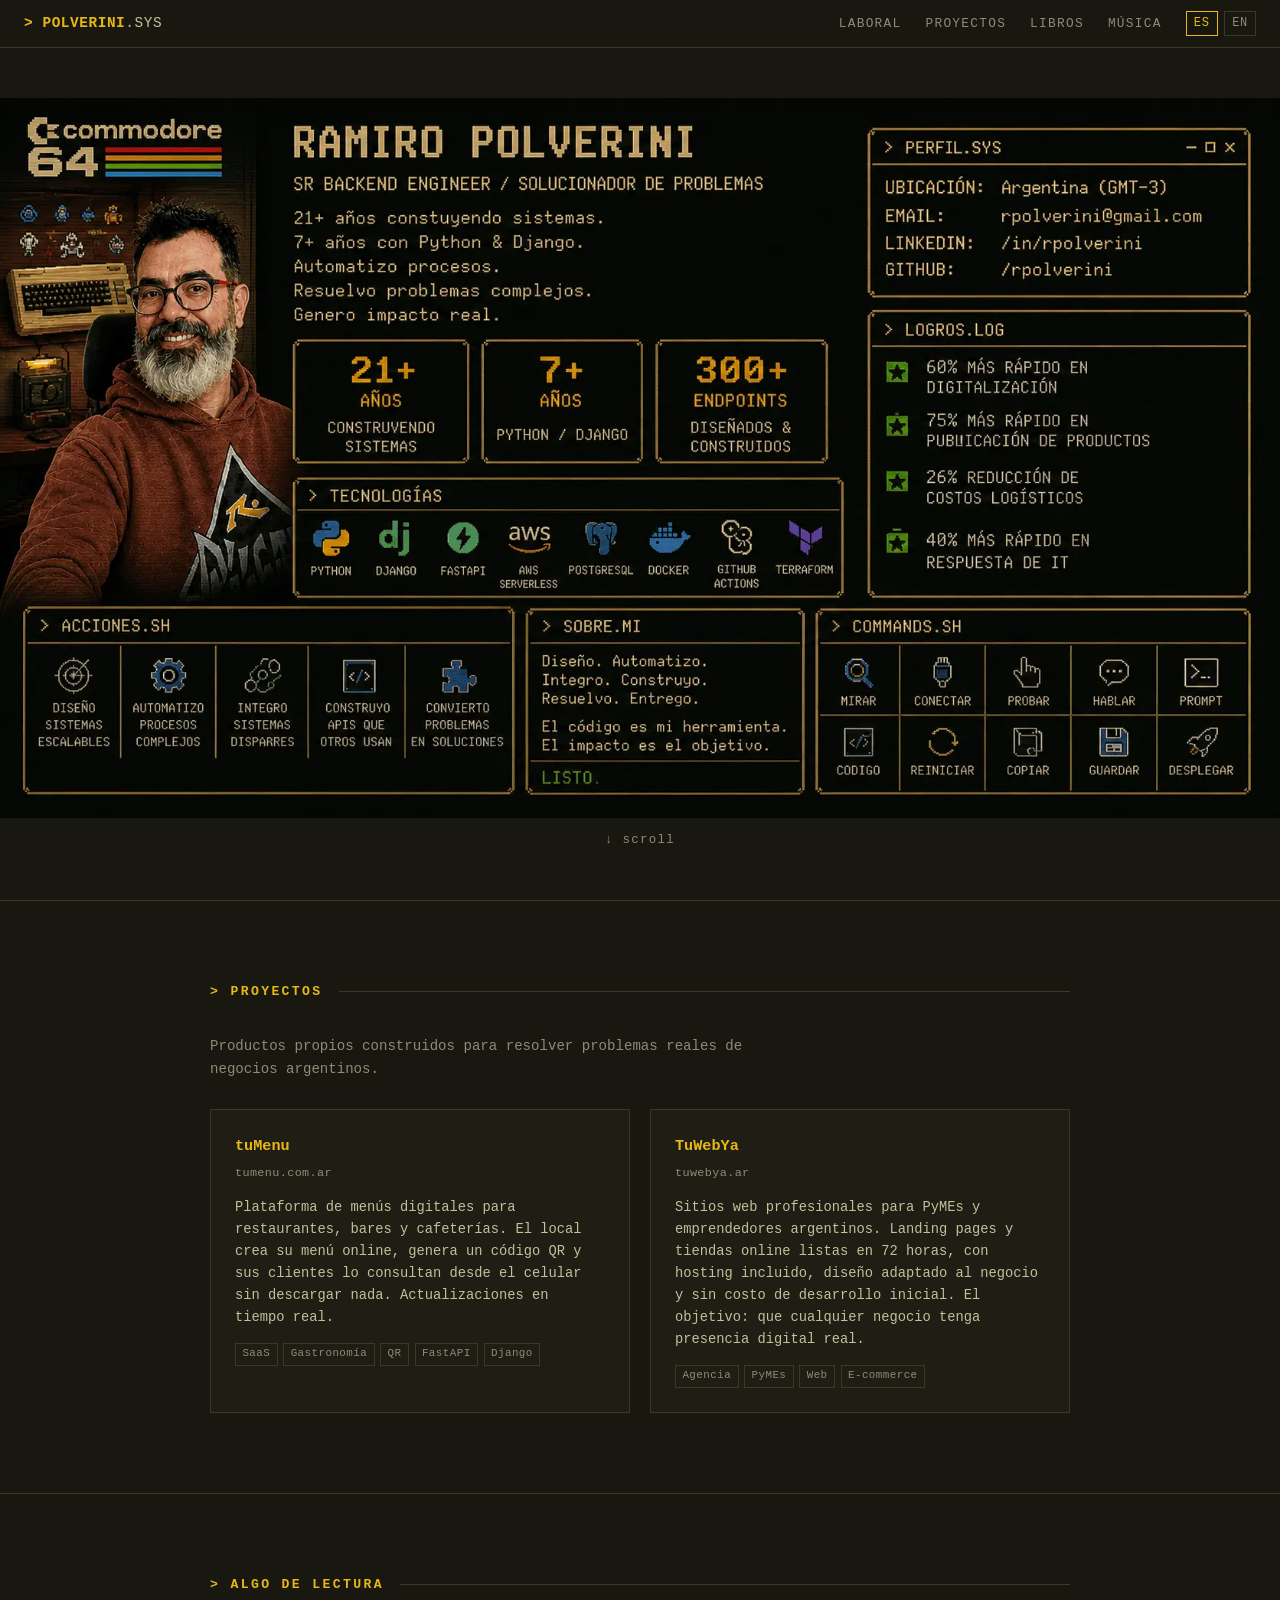
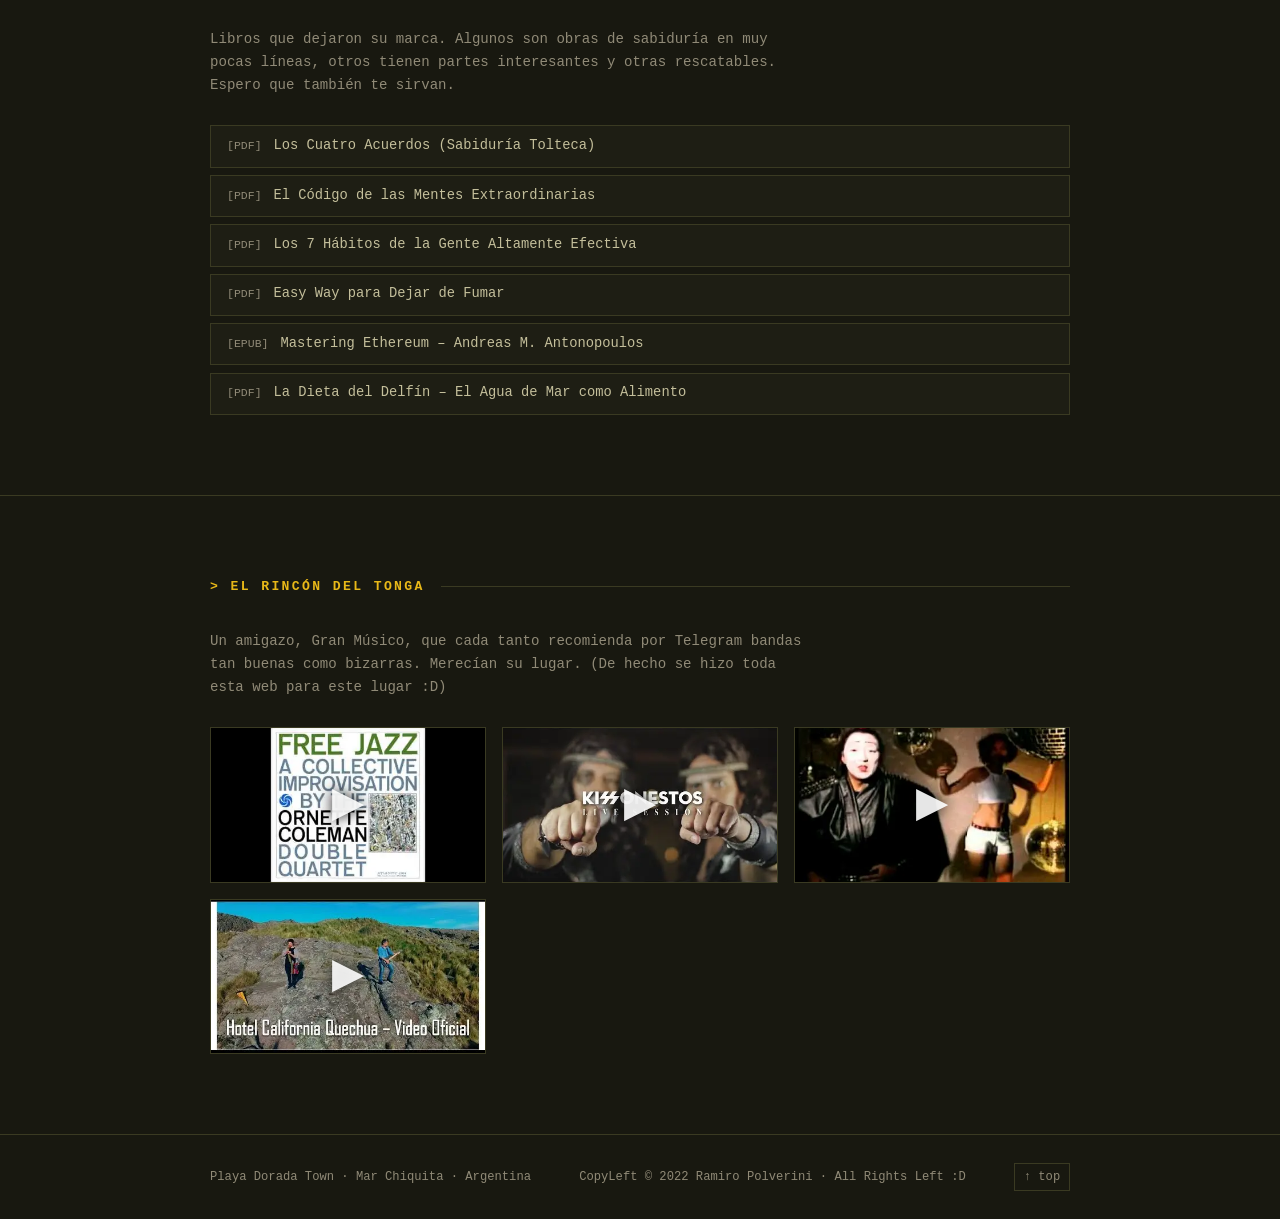
<file: index.html>
<!doctype html>
<html lang="es">
<head>
  <meta charset="utf-8">
  <meta name="viewport" content="width=device-width, initial-scale=1">
  <title>Ramiro Polverini – SR Backend Engineer</title>
  <meta name="description" content="Portfolio personal de Ramiro Polverini – SR Backend Engineer, Solucionador de Problemas. Playa Dorada, Mar Chiquita, Argentina.">

  <!-- Preload LCP image with responsive srcset -->
  <link rel="preload" as="image"
    imagesrcset="images/graphic_cv/GraphicCV.legacy.Spanish-840w.webp 840w,
                 images/graphic_cv/GraphicCV.legacy.Spanish.webp 1672w"
    imagesizes="100vw"
    fetchpriority="high">

  <style>
/* ── RESET ──────────────────────────────────────── */
*,*::before,*::after{box-sizing:border-box;margin:0;padding:0}
/* ── TOKENS ─────────────────────────────────────── */
:root{
  --bg:#181810;--surface:#1e1e14;--border:#3a3a22;
  --text:#c4bf9b;--muted:#908a77;--accent:#e8b818;
  --green:#5ab85a;--nav-h:48px
}
/* ── BASE ────────────────────────────────────────── */
html{scroll-behavior:smooth}
body{background:var(--bg);color:var(--text);font-family:'Courier New',Courier,monospace;font-size:16px;line-height:1.65}
a{color:var(--accent);text-decoration:none}
a:hover{color:#f5d050}
/* ── NAVBAR ──────────────────────────────────────── */
.nav{position:fixed;top:0;left:0;right:0;z-index:50;height:var(--nav-h);background:var(--bg);border-bottom:1px solid var(--border);display:flex;align-items:center;padding:0 1.5rem;gap:1.5rem}
.nav-brand{color:var(--accent);font-weight:bold;font-size:.9rem;letter-spacing:.04em;flex-shrink:0}
.nav-brand span{color:var(--text);font-weight:normal}
.nav-end{margin-left:auto;display:flex;align-items:center;gap:1.5rem}
.nav-links{display:flex;align-items:center;gap:1.5rem;list-style:none}
.nav-links a{color:var(--muted);font-size:.8rem;letter-spacing:.1em;text-transform:uppercase;transition:color .15s}
.nav-links a:hover{color:var(--accent)}
.nav-lang{display:flex;gap:.4rem}
.nav-lang a{font-size:.75rem;color:var(--muted);border:1px solid var(--border);padding:.1rem .45rem;letter-spacing:.05em;transition:color .15s,border-color .15s}
.nav-lang a:hover,.nav-lang a[aria-current]{color:var(--accent);border-color:var(--accent)}
.nav-toggle{display:none;background:none;border:1px solid var(--border);color:var(--accent);padding:.2rem .55rem;font-size:1.1rem;cursor:pointer;font-family:inherit;line-height:1;transition:border-color .15s}
.nav-toggle:hover{border-color:var(--accent)}
/* ── HERO ────────────────────────────────────────── */
#laboral{padding-top:var(--nav-h);min-height:100vh;display:flex;flex-direction:column;align-items:center;justify-content:center;background:var(--bg)}
.cv-wrap{position:relative;width:100%;max-width:1672px;margin:0 auto}
.cv-wrap img{display:block;width:100%;height:auto}
.cv-link{position:absolute;display:block;cursor:pointer;border-radius:2px;transition:background .15s,outline .15s}
.cv-link:hover{background:rgba(232,184,24,.10);outline:1px solid rgba(232,184,24,.30)}
.scroll-hint{margin-top:.75rem;color:var(--muted);font-size:.78rem;letter-spacing:.1em;animation:bob 1.8s ease-in-out infinite;user-select:none}
@keyframes bob{0%,100%{transform:translateY(0)}50%{transform:translateY(5px)}}
/* ── SECTIONS ────────────────────────────────────── */
.section{padding:5rem 1.5rem;border-top:1px solid var(--border)}
.section-inner{max-width:860px;margin:0 auto}
.section-heading{display:flex;align-items:center;gap:1rem;margin-bottom:2rem}
.section-heading h2{color:var(--accent);font-size:.82rem;letter-spacing:.18em;text-transform:uppercase;white-space:nowrap}
.section-heading h2::before{content:'> '}
.section-heading::after{content:'';flex:1;height:1px;background:var(--border)}
.section-desc{color:var(--muted);font-size:.88rem;margin-bottom:1.75rem;max-width:600px}
/* ── LIBROS ──────────────────────────────────────── */
.book-list{display:flex;flex-direction:column;gap:.45rem}
.book-item{display:flex;align-items:baseline;gap:.75rem;padding:.55rem 1rem;border:1px solid var(--border);background:var(--surface);color:var(--text);font-size:.86rem;transition:border-color .15s,color .15s,background .15s}
.book-item::before{content:'[PDF]';color:var(--muted);font-size:.72rem;flex-shrink:0}
.book-item.epub::before{content:'[EPUB]'}
.book-item:hover{color:var(--accent);border-color:var(--accent);background:#22221a}
/* ── MUSICA ──────────────────────────────────────── */
.yt-grid{display:grid;grid-template-columns:repeat(auto-fill,minmax(260px,1fr));gap:1rem}
.yt-card{position:relative;display:block;border:1px solid var(--border);overflow:hidden;aspect-ratio:16/9;background:var(--surface);transition:border-color .15s}
.yt-card:hover{border-color:var(--accent)}
.yt-card img{width:100%;height:100%;object-fit:cover;display:block;transition:opacity .2s}
.yt-card:hover img{opacity:.72}
.yt-play{position:absolute;inset:0;display:flex;align-items:center;justify-content:center;font-size:2.6rem;color:rgba(255,255,255,.9);text-shadow:0 0 14px rgba(0,0,0,.85);pointer-events:none;transition:transform .2s}
.yt-card:hover .yt-play{transform:scale(1.15)}
/* ── FOOTER ──────────────────────────────────────── */
.site-footer{border-top:1px solid var(--border);padding:1.75rem 1.5rem;font-size:.76rem;color:var(--muted)}
.footer-inner{max-width:860px;margin:0 auto;display:flex;justify-content:space-between;align-items:center;flex-wrap:wrap;gap:.75rem}
.footer-inner a{color:var(--muted)}
.footer-inner a:hover{color:var(--accent)}
.back-top{border:1px solid var(--border);padding:.2rem .55rem;transition:color .15s,border-color .15s}
.back-top:hover{color:var(--accent)!important;border-color:var(--accent)}
/* ── PROYECTOS ───────────────────────────────────── */
.projects-grid{display:grid;grid-template-columns:repeat(auto-fill,minmax(280px,1fr));gap:1.25rem}
.project-card{border:1px solid var(--border);background:var(--surface);padding:1.5rem;transition:border-color .15s,background .15s}
.project-card:hover{border-color:var(--accent);background:#22221a}
.project-name{color:var(--accent);font-size:.95rem;font-weight:bold;margin-bottom:.3rem}
.project-url{font-size:.74rem;color:var(--muted);display:block;margin-bottom:.85rem;letter-spacing:.03em}
.project-url:hover{color:var(--accent)}
.project-desc{font-size:.86rem;color:var(--text);line-height:1.6}
.project-tags{margin-top:.85rem;display:flex;flex-wrap:wrap;gap:.35rem}
.project-tag{font-size:.68rem;color:var(--muted);border:1px solid var(--border);padding:.1rem .4rem;letter-spacing:.04em}
/* ── RESPONSIVE ──────────────────────────────────── */
@media(max-width:700px){
  .nav-toggle{display:block}
  .nav-end{display:none;flex-direction:column;align-items:flex-start;position:absolute;top:var(--nav-h);left:0;right:0;background:var(--bg);border-bottom:1px solid var(--border);padding:1rem 1.5rem;gap:1rem}
  .nav-end.open{display:flex}
  .nav-links{flex-direction:column;align-items:flex-start;gap:.8rem}
  .section{padding:3rem 1rem}
  .yt-grid{grid-template-columns:1fr}
}
  </style>
</head>
<body>

  <nav class="nav" id="top">
    <a href="#laboral" class="nav-brand">&gt;&nbsp;POLVERINI<span>.SYS</span></a>
    <button class="nav-toggle" id="nav-toggle" aria-label="Menú" aria-expanded="false">&#9776;</button>
    <div class="nav-end" id="nav-end">
      <ul class="nav-links">
        <li><a href="#laboral">Laboral</a></li>
        <li><a href="#proyectos">Proyectos</a></li>
        <li><a href="#libros">Libros</a></li>
        <li><a href="#musica">Música</a></li>
      </ul>
      <div class="nav-lang">
        <a href="index.html" aria-current="true">ES</a>
        <a href="en/index.html">EN</a>
      </div>
    </div>
  </nav>

  <main>

    <!-- ═══ LABORAL — CV gráfico a pantalla completa ═══ -->
    <section id="laboral">
      <div class="cv-wrap">
        <picture>
          <source type="image/webp"
            srcset="images/graphic_cv/GraphicCV.legacy.Spanish-840w.webp 840w,
                    images/graphic_cv/GraphicCV.legacy.Spanish.webp 1672w"
            sizes="100vw">
          <img
            src="images/graphic_cv/GraphicCV.legacy.Spanish.png"
            alt="CV Gráfico – Ramiro Polverini, SR Backend Engineer"
            width="1672" height="941"
            fetchpriority="high">
        </picture>
        <!--
          Hotspots PERFIL.SYS (esquina sup-der, imagen 1672×941).
          LinkedIn: y=155-198px (16.5%-21.0%), GitHub: y=198-243px (21.0%-25.8%)
        -->
        <a class="cv-link"
           href="https://www.linkedin.com/in/rpolverini/"
           target="_blank" rel="noopener"
           aria-label="LinkedIn – Ramiro Polverini"
           style="top:16%;left:67%;width:30%;height:6%"></a>
        <a class="cv-link"
           href="https://github.com/rpolverini"
           target="_blank" rel="noopener"
           aria-label="GitHub – rpolverini"
           style="top:21%;left:67%;width:30%;height:6%"></a>
      </div>
      <p class="scroll-hint">&#x2193;&nbsp;scroll</p>
    </section>

    <!-- ═══ PROYECTOS ═══ -->
    <section id="proyectos" class="section">
      <div class="section-inner">
        <div class="section-heading"><h2>Proyectos</h2></div>
        <p class="section-desc">
          Productos propios construidos para resolver problemas reales de negocios argentinos.
        </p>
        <div class="projects-grid">

          <div class="project-card">
            <p class="project-name">tuMenu</p>
            <a class="project-url" href="https://tumenu.com.ar" target="_blank" rel="noopener">tumenu.com.ar</a>
            <p class="project-desc">
              Plataforma de menús digitales para restaurantes, bares y cafeterías.
              El local crea su menú online, genera un código QR y sus clientes
              lo consultan desde el celular sin descargar nada. Actualizaciones
              en tiempo real.
            </p>
            <div class="project-tags">
              <span class="project-tag">SaaS</span>
              <span class="project-tag">Gastronomía</span>
              <span class="project-tag">QR</span>
              <span class="project-tag">FastAPI</span>
              <span class="project-tag">Django</span>
            </div>
          </div>

          <div class="project-card">
            <p class="project-name">TuWebYa</p>
            <a class="project-url" href="https://tuwebya.ar" target="_blank" rel="noopener">tuwebya.ar</a>
            <p class="project-desc">
              Sitios web profesionales para PyMEs y emprendedores argentinos.
              Landing pages y tiendas online listas en 72 horas, con hosting
              incluido, diseño adaptado al negocio y sin costo de desarrollo inicial.
              El objetivo: que cualquier negocio tenga presencia digital real.
            </p>
            <div class="project-tags">
              <span class="project-tag">Agencia</span>
              <span class="project-tag">PyMEs</span>
              <span class="project-tag">Web</span>
              <span class="project-tag">E-commerce</span>
            </div>
          </div>

        </div>
      </div>
    </section>

    <!-- ═══ LIBROS ═══ -->
    <section id="libros" class="section">
      <div class="section-inner">
        <div class="section-heading"><h2>Algo de Lectura</h2></div>
        <p class="section-desc">
          Libros que dejaron su marca. Algunos son obras de sabiduría en muy pocas líneas,
          otros tienen partes interesantes y otras rescatables. Espero que también te sirvan.
        </p>
        <div class="book-list">
          <a class="book-item" href="libros/los-4acuerdos.pdf">Los Cuatro Acuerdos (Sabiduría Tolteca)</a>
          <a class="book-item" href="libros/El_codigo.pdf">El Código de las Mentes Extraordinarias</a>
          <a class="book-item" href="libros/Los_7_Habitos.pdf">Los 7 Hábitos de la Gente Altamente Efectiva</a>
          <a class="book-item" href="libros/Es_facil_dejar_de_fumar.pdf">Easy Way para Dejar de Fumar</a>
          <a class="book-item epub" href="libros/Mastering_Ethereum.epub">Mastering Ethereum – Andreas M. Antonopoulos</a>
          <a class="book-item" href="libros/la_dieta_del_delfin.pdf">La Dieta del Delfín – El Agua de Mar como Alimento</a>
        </div>
      </div>
    </section>

    <!-- ═══ MUSICA ═══ -->
    <section id="musica" class="section">
      <div class="section-inner">
        <div class="section-heading"><h2>El Rincón del Tonga</h2></div>
        <p class="section-desc">
          Un amigazo, Gran Músico, que cada tanto recomienda por Telegram bandas tan buenas
          como bizarras. Merecían su lugar. (De hecho se hizo toda esta web para este lugar :D)
        </p>
        <div class="yt-grid">
          <a class="yt-card" href="https://www.youtube.com/watch?v=iPDzlSda8P8"
             target="_blank" rel="noopener" aria-label="Ver en YouTube: Ornette Coleman – Free Jazz">
            <picture>
              <source srcset="images/yt/iPDzlSda8P8.webp" type="image/webp">
              <img src="images/yt/iPDzlSda8P8.jpg" alt="Ornette Coleman – Free Jazz" width="480" height="360" loading="lazy">
            </picture>
            <span class="yt-play" aria-hidden="true">&#9654;</span>
          </a>
          <a class="yt-card" href="https://www.youtube.com/watch?v=MuTVmB80Cak"
             target="_blank" rel="noopener" aria-label="Ver en YouTube: Kissonestos – Live Session">
            <picture>
              <source srcset="images/yt/MuTVmB80Cak.webp" type="image/webp">
              <img src="images/yt/MuTVmB80Cak.jpg" alt="Kissonestos – Live Session" width="480" height="360" loading="lazy">
            </picture>
            <span class="yt-play" aria-hidden="true">&#9654;</span>
          </a>
          <a class="yt-card" href="https://www.youtube.com/watch?v=lpZTxSGl_vs"
             target="_blank" rel="noopener" aria-label="Ver en YouTube: selección musical del Tonga 3">
            <picture>
              <source srcset="images/yt/lpZTxSGl_vs.webp" type="image/webp">
              <img src="images/yt/lpZTxSGl_vs.jpg" alt="Selección musical del Tonga 3" width="480" height="360" loading="lazy">
            </picture>
            <span class="yt-play" aria-hidden="true">&#9654;</span>
          </a>
          <a class="yt-card" href="https://www.youtube.com/watch?v=5fhE6Aqb_p0"
             target="_blank" rel="noopener" aria-label="Ver en YouTube: Hotel California Quechua – Video Oficial">
            <picture>
              <source srcset="images/yt/5fhE6Aqb_p0.webp" type="image/webp">
              <img src="images/yt/5fhE6Aqb_p0.jpg" alt="Hotel California Quechua – Video Oficial" width="480" height="360" loading="lazy">
            </picture>
            <span class="yt-play" aria-hidden="true">&#9654;</span>
          </a>
        </div>
      </div>
    </section>

  </main>

  <footer class="site-footer">
    <div class="footer-inner">
      <span>Playa Dorada Town &middot; Mar Chiquita &middot; Argentina</span>
      <span>CopyLeft &copy; 2022 Ramiro Polverini &middot; All Rights Left :D</span>
      <a href="#top" class="back-top">&#x2191;&nbsp;top</a>
    </div>
  </footer>

  <script>
    (function(){
      var btn=document.getElementById('nav-toggle');
      var menu=document.getElementById('nav-end');
      btn.addEventListener('click',function(){
        var open=menu.classList.toggle('open');
        btn.setAttribute('aria-expanded',open);
      });
    })();
  </script>

</body>
</html>
</file>
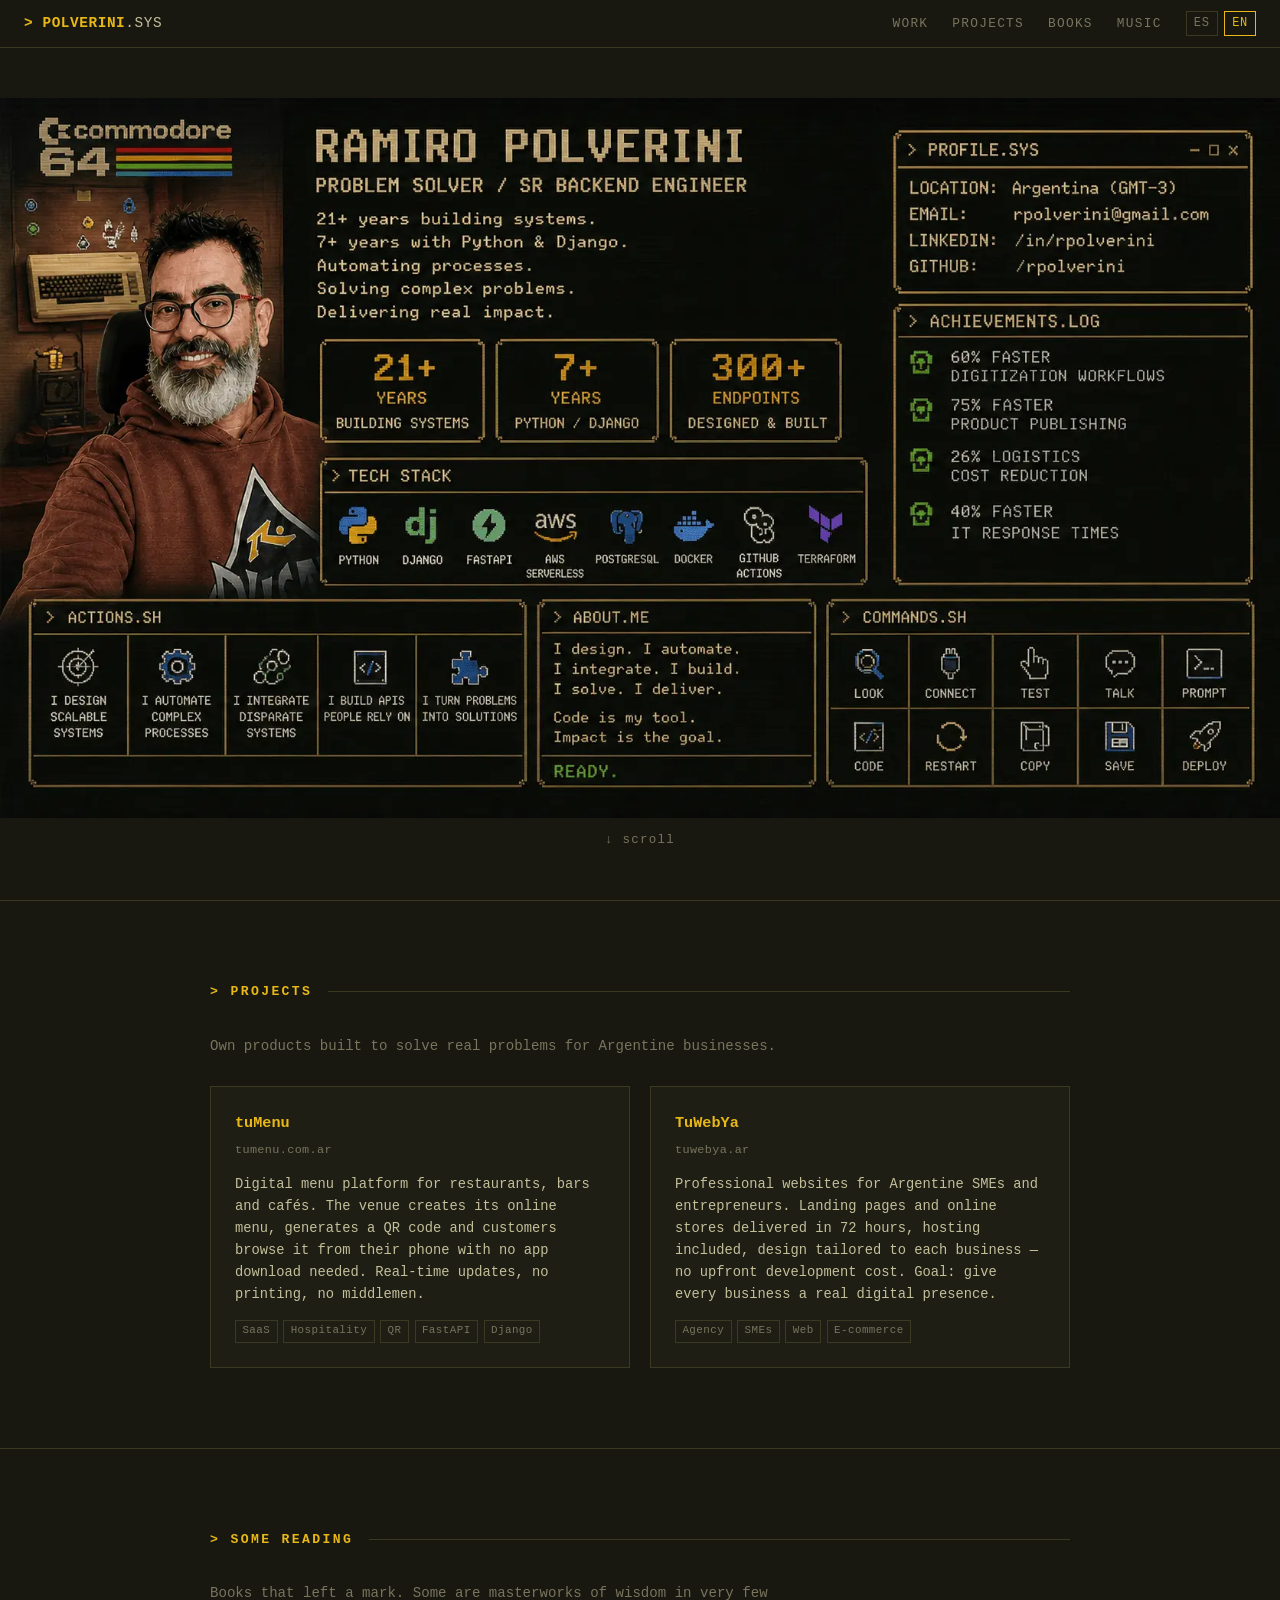
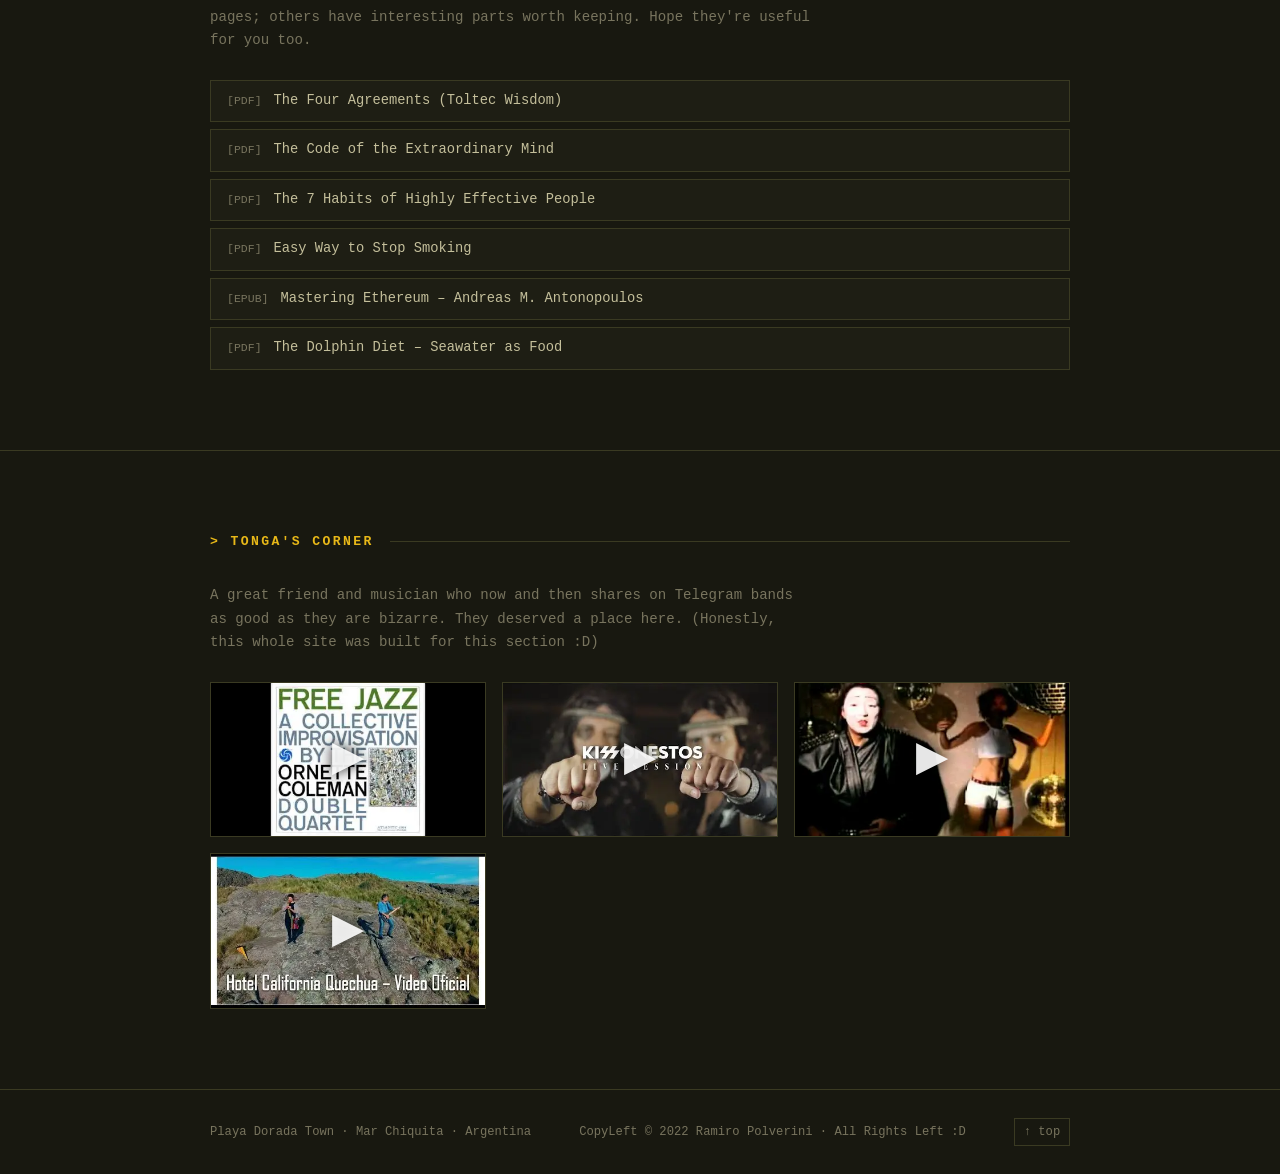
<file: en/index.html>
<!doctype html>
<html lang="en">
<head>
  <meta charset="utf-8">
  <meta name="viewport" content="width=device-width, initial-scale=1">
  <title>Ramiro Polverini – SR Backend Engineer</title>
  <meta name="description" content="Personal portfolio of Ramiro Polverini – Problem Solver / SR Backend Engineer. Playa Dorada, Mar Chiquita, Argentina.">

  <!-- Preload LCP image with responsive srcset -->
  <link rel="preload" as="image"
    imagesrcset="../images/graphic_cv/GraphicCV.legacy.English-840w.webp 840w,
                 ../images/graphic_cv/GraphicCV.legacy.English.webp 1672w"
    imagesizes="100vw"
    fetchpriority="high">

  <style>
/* ── RESET ──────────────────────────────────────── */
*,*::before,*::after{box-sizing:border-box;margin:0;padding:0}
/* ── TOKENS ─────────────────────────────────────── */
:root{
  --bg:#181810;--surface:#1e1e14;--border:#3a3a22;
  --text:#c4bf9b;--muted:#78745e;--accent:#e8b818;
  --green:#5ab85a;--nav-h:48px
}
/* ── BASE ────────────────────────────────────────── */
html{scroll-behavior:smooth}
body{background:var(--bg);color:var(--text);font-family:'Courier New',Courier,monospace;font-size:16px;line-height:1.65}
a{color:var(--accent);text-decoration:none}
a:hover{color:#f5d050}
/* ── NAVBAR ──────────────────────────────────────── */
.nav{position:fixed;top:0;left:0;right:0;z-index:50;height:var(--nav-h);background:var(--bg);border-bottom:1px solid var(--border);display:flex;align-items:center;padding:0 1.5rem;gap:1.5rem}
.nav-brand{color:var(--accent);font-weight:bold;font-size:.9rem;letter-spacing:.04em;flex-shrink:0}
.nav-brand span{color:var(--text);font-weight:normal}
.nav-end{margin-left:auto;display:flex;align-items:center;gap:1.5rem}
.nav-links{display:flex;align-items:center;gap:1.5rem;list-style:none}
.nav-links a{color:var(--muted);font-size:.8rem;letter-spacing:.1em;text-transform:uppercase;transition:color .15s}
.nav-links a:hover{color:var(--accent)}
.nav-lang{display:flex;gap:.4rem}
.nav-lang a{font-size:.75rem;color:var(--muted);border:1px solid var(--border);padding:.1rem .45rem;letter-spacing:.05em;transition:color .15s,border-color .15s}
.nav-lang a:hover,.nav-lang a[aria-current]{color:var(--accent);border-color:var(--accent)}
.nav-toggle{display:none;background:none;border:1px solid var(--border);color:var(--accent);padding:.2rem .55rem;font-size:1.1rem;cursor:pointer;font-family:inherit;line-height:1;transition:border-color .15s}
.nav-toggle:hover{border-color:var(--accent)}
/* ── HERO ────────────────────────────────────────── */
#laboral{padding-top:var(--nav-h);min-height:100vh;display:flex;flex-direction:column;align-items:center;justify-content:center;background:var(--bg)}
.cv-wrap{position:relative;width:100%;max-width:1672px;margin:0 auto}
.cv-wrap img{display:block;width:100%;height:auto}
.cv-link{position:absolute;display:block;cursor:pointer;border-radius:2px;transition:background .15s,outline .15s}
.cv-link:hover{background:rgba(232,184,24,.10);outline:1px solid rgba(232,184,24,.30)}
.scroll-hint{margin-top:.75rem;color:var(--muted);font-size:.78rem;letter-spacing:.1em;animation:bob 1.8s ease-in-out infinite;user-select:none}
@keyframes bob{0%,100%{transform:translateY(0)}50%{transform:translateY(5px)}}
/* ── SECTIONS ────────────────────────────────────── */
.section{padding:5rem 1.5rem;border-top:1px solid var(--border)}
.section-inner{max-width:860px;margin:0 auto}
.section-heading{display:flex;align-items:center;gap:1rem;margin-bottom:2rem}
.section-heading h2{color:var(--accent);font-size:.82rem;letter-spacing:.18em;text-transform:uppercase;white-space:nowrap}
.section-heading h2::before{content:'> '}
.section-heading::after{content:'';flex:1;height:1px;background:var(--border)}
.section-desc{color:var(--muted);font-size:.88rem;margin-bottom:1.75rem;max-width:600px}
/* ── LIBROS ──────────────────────────────────────── */
.book-list{display:flex;flex-direction:column;gap:.45rem}
.book-item{display:flex;align-items:baseline;gap:.75rem;padding:.55rem 1rem;border:1px solid var(--border);background:var(--surface);color:var(--text);font-size:.86rem;transition:border-color .15s,color .15s,background .15s}
.book-item::before{content:'[PDF]';color:var(--muted);font-size:.72rem;flex-shrink:0}
.book-item.epub::before{content:'[EPUB]'}
.book-item:hover{color:var(--accent);border-color:var(--accent);background:#22221a}
/* ── MUSICA ──────────────────────────────────────── */
.yt-grid{display:grid;grid-template-columns:repeat(auto-fill,minmax(260px,1fr));gap:1rem}
.yt-card{position:relative;display:block;border:1px solid var(--border);overflow:hidden;aspect-ratio:16/9;background:var(--surface);transition:border-color .15s}
.yt-card:hover{border-color:var(--accent)}
.yt-card img{width:100%;height:100%;object-fit:cover;display:block;transition:opacity .2s}
.yt-card:hover img{opacity:.72}
.yt-play{position:absolute;inset:0;display:flex;align-items:center;justify-content:center;font-size:2.6rem;color:rgba(255,255,255,.9);text-shadow:0 0 14px rgba(0,0,0,.85);pointer-events:none;transition:transform .2s}
.yt-card:hover .yt-play{transform:scale(1.15)}
/* ── FOOTER ──────────────────────────────────────── */
.site-footer{border-top:1px solid var(--border);padding:1.75rem 1.5rem;font-size:.76rem;color:var(--muted)}
.footer-inner{max-width:860px;margin:0 auto;display:flex;justify-content:space-between;align-items:center;flex-wrap:wrap;gap:.75rem}
.footer-inner a{color:var(--muted)}
.footer-inner a:hover{color:var(--accent)}
.back-top{border:1px solid var(--border);padding:.2rem .55rem;transition:color .15s,border-color .15s}
.back-top:hover{color:var(--accent)!important;border-color:var(--accent)}
/* ── PROYECTOS ───────────────────────────────────── */
.projects-grid{display:grid;grid-template-columns:repeat(auto-fill,minmax(280px,1fr));gap:1.25rem}
.project-card{border:1px solid var(--border);background:var(--surface);padding:1.5rem;transition:border-color .15s,background .15s}
.project-card:hover{border-color:var(--accent);background:#22221a}
.project-name{color:var(--accent);font-size:.95rem;font-weight:bold;margin-bottom:.3rem}
.project-url{font-size:.74rem;color:var(--muted);display:block;margin-bottom:.85rem;letter-spacing:.03em}
.project-url:hover{color:var(--accent)}
.project-desc{font-size:.86rem;color:var(--text);line-height:1.6}
.project-tags{margin-top:.85rem;display:flex;flex-wrap:wrap;gap:.35rem}
.project-tag{font-size:.68rem;color:var(--muted);border:1px solid var(--border);padding:.1rem .4rem;letter-spacing:.04em}
/* ── RESPONSIVE ──────────────────────────────────── */
@media(max-width:700px){
  .nav-toggle{display:block}
  .nav-end{display:none;flex-direction:column;align-items:flex-start;position:absolute;top:var(--nav-h);left:0;right:0;background:var(--bg);border-bottom:1px solid var(--border);padding:1rem 1.5rem;gap:1rem}
  .nav-end.open{display:flex}
  .nav-links{flex-direction:column;align-items:flex-start;gap:.8rem}
  .section{padding:3rem 1rem}
  .yt-grid{grid-template-columns:1fr}
}
  </style>
</head>
<body>

  <nav class="nav" id="top">
    <a href="#laboral" class="nav-brand">&gt;&nbsp;POLVERINI<span>.SYS</span></a>
    <button class="nav-toggle" id="nav-toggle" aria-label="Menu" aria-expanded="false">&#9776;</button>
    <div class="nav-end" id="nav-end">
      <ul class="nav-links">
        <li><a href="#laboral">Work</a></li>
        <li><a href="#proyectos">Projects</a></li>
        <li><a href="#libros">Books</a></li>
        <li><a href="#musica">Music</a></li>
      </ul>
      <div class="nav-lang">
        <a href="../index.html">ES</a>
        <a href="index.html" aria-current="true">EN</a>
      </div>
    </div>
  </nav>

  <main>

    <!-- ═══ WORK — Graphic CV fullscreen ═══ -->
    <section id="laboral">
      <div class="cv-wrap">
        <picture>
          <source type="image/webp"
            srcset="../images/graphic_cv/GraphicCV.legacy.English-840w.webp 840w,
                    ../images/graphic_cv/GraphicCV.legacy.English.webp 1672w"
            sizes="100vw">
          <img
            src="../images/graphic_cv/GraphicCV.legacy.English.png"
            alt="Graphic CV – Ramiro Polverini, SR Backend Engineer"
            width="1672" height="941"
            fetchpriority="high">
        </picture>
        <!--
          Hotspots PROFILE.SYS (top-right corner, 1672×941 image).
          LinkedIn: y≈15.7%, GitHub: y≈20.5%
        -->
        <a class="cv-link"
           href="https://www.linkedin.com/in/rpolverini/"
           target="_blank" rel="noopener"
           aria-label="LinkedIn – Ramiro Polverini"
           style="top:22%;left:67%;width:30%;height:6%"></a>
        <a class="cv-link"
           href="https://github.com/rpolverini"
           target="_blank" rel="noopener"
           aria-label="GitHub – rpolverini"
           style="top:28%;left:67%;width:30%;height:6%"></a>
      </div>
      <p class="scroll-hint">&#x2193;&nbsp;scroll</p>
    </section>

    <!-- ═══ PROJECTS ═══ -->
    <section id="proyectos" class="section">
      <div class="section-inner">
        <div class="section-heading"><h2>Projects</h2></div>
        <p class="section-desc">
          Own products built to solve real problems for Argentine businesses.
        </p>
        <div class="projects-grid">

          <div class="project-card">
            <p class="project-name">tuMenu</p>
            <a class="project-url" href="https://tumenu.com.ar" target="_blank" rel="noopener">tumenu.com.ar</a>
            <p class="project-desc">
              Digital menu platform for restaurants, bars and cafés.
              The venue creates its online menu, generates a QR code and
              customers browse it from their phone with no app download needed.
              Real-time updates, no printing, no middlemen.
            </p>
            <div class="project-tags">
              <span class="project-tag">SaaS</span>
              <span class="project-tag">Hospitality</span>
              <span class="project-tag">QR</span>
              <span class="project-tag">FastAPI</span>
              <span class="project-tag">Django</span>
            </div>
          </div>

          <div class="project-card">
            <p class="project-name">TuWebYa</p>
            <a class="project-url" href="https://tuwebya.ar" target="_blank" rel="noopener">tuwebya.ar</a>
            <p class="project-desc">
              Professional websites for Argentine SMEs and entrepreneurs.
              Landing pages and online stores delivered in 72 hours, hosting
              included, design tailored to each business — no upfront development cost.
              Goal: give every business a real digital presence.
            </p>
            <div class="project-tags">
              <span class="project-tag">Agency</span>
              <span class="project-tag">SMEs</span>
              <span class="project-tag">Web</span>
              <span class="project-tag">E-commerce</span>
            </div>
          </div>

        </div>
      </div>
    </section>

    <!-- ═══ BOOKS ═══ -->
    <section id="libros" class="section">
      <div class="section-inner">
        <div class="section-heading"><h2>Some Reading</h2></div>
        <p class="section-desc">
          Books that left a mark. Some are masterworks of wisdom in very few pages;
          others have interesting parts worth keeping. Hope they're useful for you too.
        </p>
        <div class="book-list">
          <a class="book-item" href="../libros/los-4acuerdos.pdf">The Four Agreements (Toltec Wisdom)</a>
          <a class="book-item" href="../libros/El_codigo.pdf">The Code of the Extraordinary Mind</a>
          <a class="book-item" href="../libros/Los_7_Habitos.pdf">The 7 Habits of Highly Effective People</a>
          <a class="book-item" href="../libros/Es_facil_dejar_de_fumar.pdf">Easy Way to Stop Smoking</a>
          <a class="book-item epub" href="../libros/Mastering_Ethereum.epub">Mastering Ethereum – Andreas M. Antonopoulos</a>
          <a class="book-item" href="../libros/la_dieta_del_delfin.pdf">The Dolphin Diet – Seawater as Food</a>
        </div>
      </div>
    </section>

    <!-- ═══ MUSIC ═══ -->
    <section id="musica" class="section">
      <div class="section-inner">
        <div class="section-heading"><h2>Tonga's Corner</h2></div>
        <p class="section-desc">
          A great friend and musician who now and then shares on Telegram bands as good
          as they are bizarre. They deserved a place here.
          (Honestly, this whole site was built for this section :D)
        </p>
        <div class="yt-grid">
          <a class="yt-card" href="https://www.youtube.com/watch?v=iPDzlSda8P8"
             target="_blank" rel="noopener" aria-label="Watch on YouTube">
            <picture>
              <source srcset="../images/yt/iPDzlSda8P8.webp" type="image/webp">
              <img src="../images/yt/iPDzlSda8P8.jpg" alt="" width="480" height="360" loading="lazy">
            </picture>
            <span class="yt-play">&#9654;</span>
          </a>
          <a class="yt-card" href="https://www.youtube.com/watch?v=MuTVmB80Cak"
             target="_blank" rel="noopener" aria-label="Watch on YouTube">
            <picture>
              <source srcset="../images/yt/MuTVmB80Cak.webp" type="image/webp">
              <img src="../images/yt/MuTVmB80Cak.jpg" alt="" width="480" height="360" loading="lazy">
            </picture>
            <span class="yt-play">&#9654;</span>
          </a>
          <a class="yt-card" href="https://www.youtube.com/watch?v=lpZTxSGl_vs"
             target="_blank" rel="noopener" aria-label="Watch on YouTube">
            <picture>
              <source srcset="../images/yt/lpZTxSGl_vs.webp" type="image/webp">
              <img src="../images/yt/lpZTxSGl_vs.jpg" alt="" width="480" height="360" loading="lazy">
            </picture>
            <span class="yt-play">&#9654;</span>
          </a>
          <a class="yt-card" href="https://www.youtube.com/watch?v=5fhE6Aqb_p0"
             target="_blank" rel="noopener" aria-label="Watch on YouTube">
            <picture>
              <source srcset="../images/yt/5fhE6Aqb_p0.webp" type="image/webp">
              <img src="../images/yt/5fhE6Aqb_p0.jpg" alt="" width="480" height="360" loading="lazy">
            </picture>
            <span class="yt-play">&#9654;</span>
          </a>
        </div>
      </div>
    </section>

  </main>

  <footer class="site-footer">
    <div class="footer-inner">
      <span>Playa Dorada Town &middot; Mar Chiquita &middot; Argentina</span>
      <span>CopyLeft &copy; 2022 Ramiro Polverini &middot; All Rights Left :D</span>
      <a href="#top" class="back-top">&#x2191;&nbsp;top</a>
    </div>
  </footer>

  <script>
    (function(){
      var btn=document.getElementById('nav-toggle');
      var menu=document.getElementById('nav-end');
      btn.addEventListener('click',function(){
        var open=menu.classList.toggle('open');
        btn.setAttribute('aria-expanded',open);
      });
    })();
  </script>

</body>
</html>
</file>
